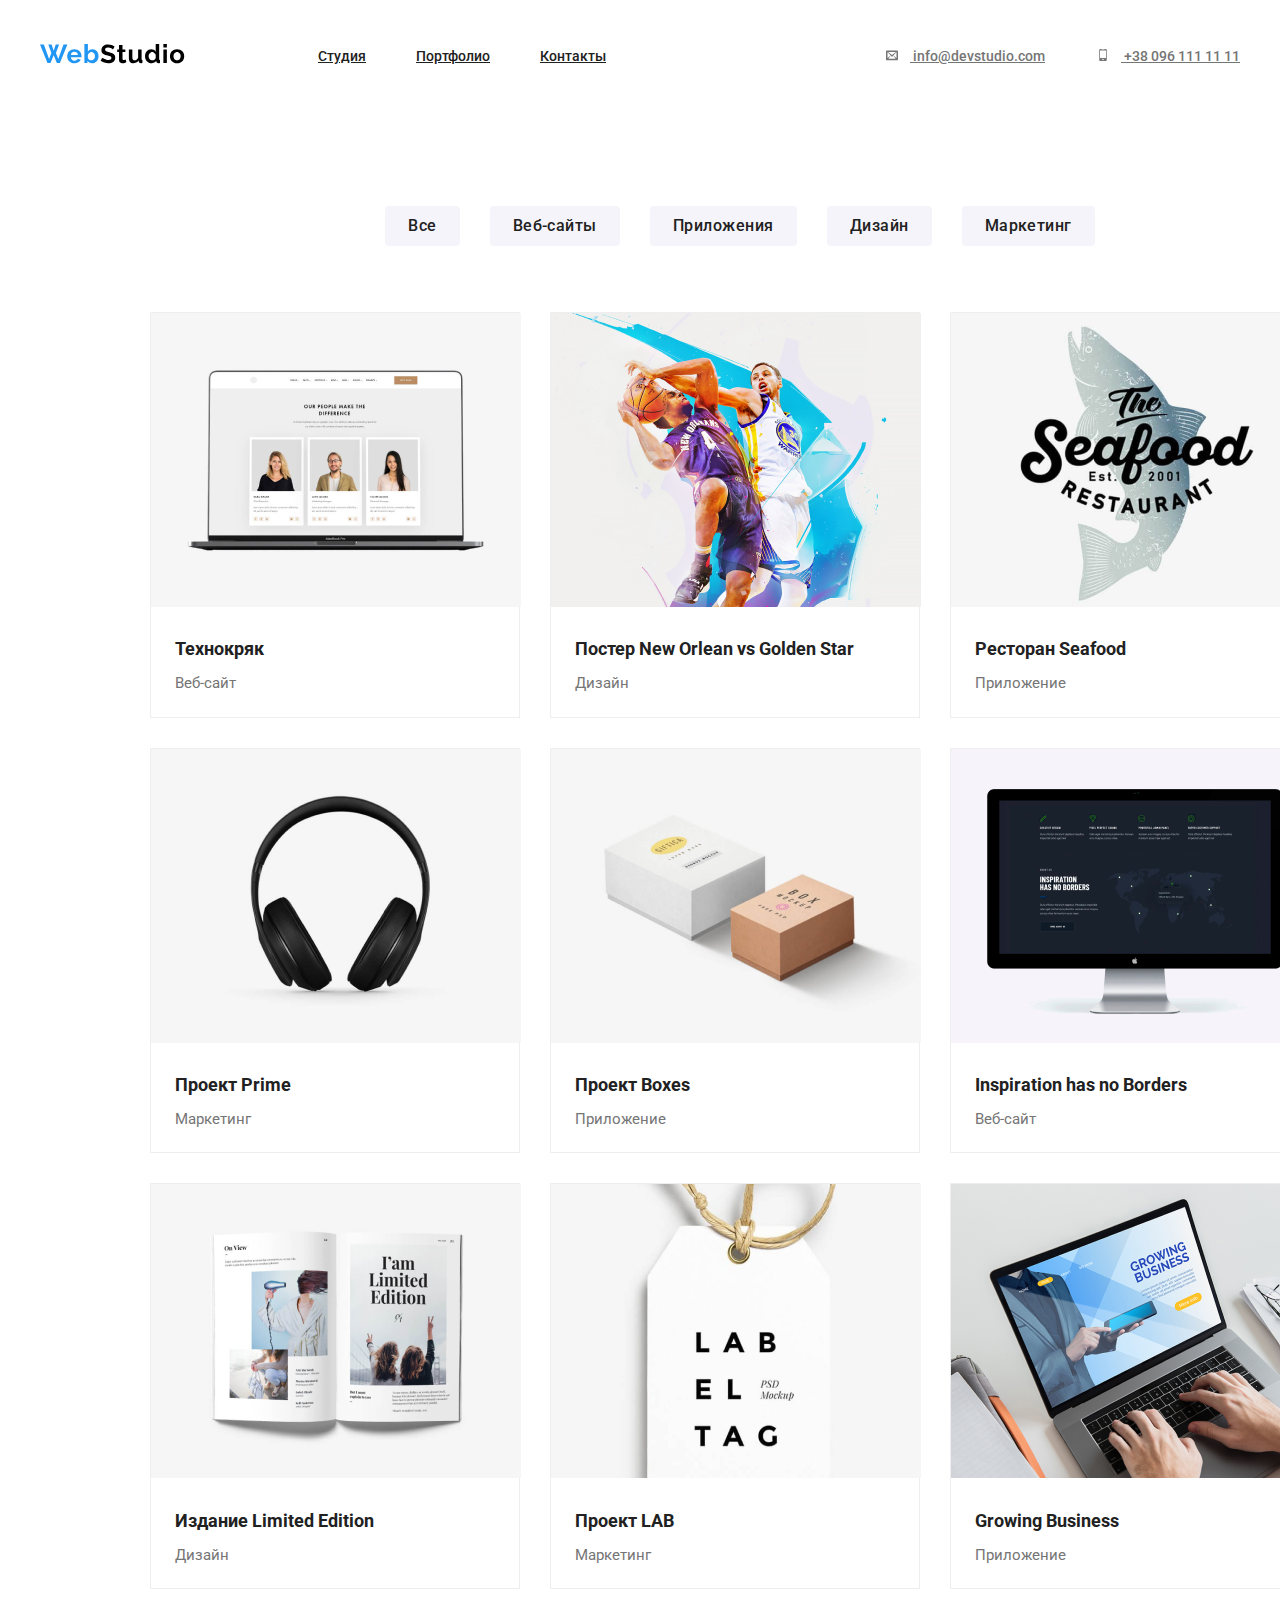
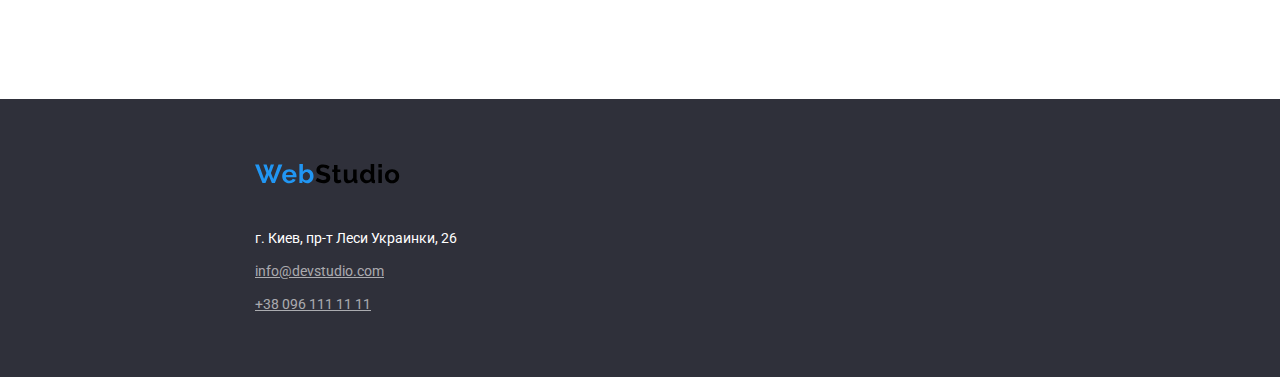
<file: portfolio.html>
<!DOCTYPE html>
<html lang="en">
<head>
    <meta charset="UTF-8">
    <meta name="viewport" content="width=device-width, initial-scale=1.0">
    <title>WebStudio</title>
    <link href="https://fonts.googleapis.com/css2?family=Roboto:wght@400;500;700;900&display=swap" rel="stylesheet"/>
    <link href="https://fonts.googleapis.com/css2?family=Raleway:wght@700&display=swap" rel="stylesheet"/>
    <link rel="stylesheet" href="https://cdnjs.cloudflare.com/ajax/libs/modern-normalize/1.0.0/modern-normalize.min.css">
    <link rel="stylesheet" href="./css/styles.css"/>
</head>
<body class="page">
    <header class="page-header">
        <nav class="container main-nav">
        <a href="/index.html" class="logo">
            <img src=" ./images/WebStudio.svg" alt="icon" />
         </a>

         <ul class="site-nav list">
            <li  class="item"> 
                <a href="./index.html" class="link .current">Студия</a>
            </li>
            <li class="item"> 
                <a href="./portfolio.html" class="link">Портфолио</a>
            </li>
            <li class="item">
                 <a href="" class="link">Контакты</a>
            </li>
         </ul>

         <ul class="auth-nav list">
            <li class="item">
                <a href="mailto:info@devstudio.com" class="nav-info">
                    <svg class="envelop-icon">
                    <use href="./images/sprite.svg#icon-envelop"></use>
                    </svg>
                    info@devstudio.com
                </a>
            </li>
            <li class="item"> 
                <a href="tel:+380961111111" class="nav-info">
                    <svg class="envelop-icon">
                        <use href="./images/sprite.svg#icon-mobile"></use>
                        </svg>
                    +38 096 111 11 11
                </a>
            </li>
         </ul>
        </nav> 
    </header>
     
    <main>
        
        <section class="portfolio-section">
            <ul class="nav-portfolio list">
                <li class="item">
                    <button type=button class="button-primary">Все</button>
                </li>
                <li class="item">
                    <button type=button class="button-primary">Веб-сайты</button>
                </li>
                <li class="item">
                    <button type=button class="button-primary">Приложения</button>
                </li>
                <li class="item">
                    <button type=button class="button-primary">Дизайн</button>
                </li>
                <li class="item">
                    <button type=button class="button-primary">Маркетинг</button>
                    
                </li>
            </ul>
        </section>
        
        <section class="exemples-section">
            <ul class="exemples-portfolio list">
                <li class="item">
                    <img src="./images/img.png" alt="Сайт" width="370">
                    <h1 class="exemples-title">Технокряк</h1>
                    <p class="about-portfolio-text">Веб-сайт</p>
                </li>
                <li class="item">
                    <img src="./images/img1.png" alt="Постер" width="370">
                    <h1 class="exemples-title">Постер New Orlean vs Golden Star</h1>
                    <p class="about-portfolio-text">Дизайн</p>
                </li>
                <li class="item">
                    <img src="./images/img2.png" alt="Приложение" width="370">
                    <h1 class="exemples-title">Ресторан Seafood</h1>
                    <p class="about-portfolio-text">Приложение</p>
                </li>
                <li class="item">
                    <img src="./images/img3.png" alt="Наушники" width="370">
                    <h1 class="exemples-title">Проект Prime</h1>
                    <p class="about-portfolio-text">Маркетинг</p>
                </li>
                <li class="item">
                    <img src="./images/img4.png" alt="Коробки" width="370">
                    <h1 class="exemples-title">Проект Boxes</h1>
                    <p class="about-portfolio-text">Приложение</p>
                </li>
                <li class="item">
                    <img src="./images/img5.png" alt="Экран сайта" width="370">
                    <h1 class="exemples-title">Inspiration has no Borders</h1>
                    <p class="about-portfolio-text">Веб-сайт</p>
                </li>
                <li class="item">
                    <img src="./images/img6.png" alt="Журнал" width="370">
                    <h1 class="exemples-title">Издание Limited Edition</h1>
                    <p class="about-portfolio-text">Дизайн</p>
                </li>
                <li class="item">
                    <img src="./images/img7.png" alt="Этикетка" width="370">
                    <h1 class="exemples-title">Проект LAB</h1>
                    <p class="about-portfolio-text">Маркетинг</p>
                </li>
                <li class="item">
                    <img src="./images/img8.png" alt="Ноутбук" width="370">
                    <h1 class="exemples-title">Growing Business</h1>
                    <p class="about-portfolio-text">Приложение</p>
                </li>
            </ul>
        </section>
    </main>

    <footer class="footer">
        <ul class="our-contacts list">
            <li class="logo-footer">
                <a href="/index.html" class="logo">
                    <img src=" ./images/WebStudio.svg" alt="icon" />
                 </a>
            </li>
            <li class="adress-footer">
               <p class="adress">г. Киев, пр-т Леси Украинки, 26</p>  
            </li>
            <li class="contacts-malito">
                <a href="mailto:info@devstudio.com" class="contacts-mt">info@devstudio.com</a>
            </li>
            <li class="contacts-tel">
                <a href="tel:+380961111111" class="contacts-mt">+38 096 111 11 11</a>
            </li>
        </ul>
    </footer>
</body>
</html>
</file>
<file: css/styles.css>
html {
    box-sizing: border-box;
}

*,
*::before,
*::after {
    box-sizing: inherit;
}

:root {
    --primary-text-color: #212121;
    --secondary-text-color: #757575;
    --three-text-color: #FFFFFF;
    --fourth-text-color: #2196F3;
    --five-text-color: rgba(255, 255, 255, 0.6);
    --six-text-color:#2F303A;
    --seven-text-color:#F5F4FA;
    --eleven-text-color: rgba(47, 48, 58, 0.4);
    --nine-text-color:#C4C4C4;
    --ten-text-color: #AFB1B8;
    --eleven-text-color: #E5E5E5;
}

.page {
    margin-right: auto;
    margin-left: auto;
    margin-bottom: auto;

    background: var(--three-text-color);
    color: var(--primary-text-color);
    font-family: 'Roboto', sans-serif;
}

.page-header {
    margin-left: auto;
    margin-right: auto;
    width: 1200px;
}

.list {
    list-style: none;
}

.main-nav {
    display: flex;
    align-items: center;
}

.logo {
    font-family: Raleway;
    font-weight: bold;      
    font-size: 26px;
    line-height: 1.3;
}

.site-nav {
    display: flex;
    margin-left: 93px;
}

.site-nav .item {
    margin-right: 50px;
}

.site-nav .item:last-child {
    margin-right: 0px;
}

.site-nav .item:not(:last-child) {
    margin-right: 50px;
}

.site-nav .link {
    display: block;
    padding-top: 32px;
    padding-bottom: 32px;

    color: var(--primary-text-color);
    font-weight: 500;
    font-size: 14px;
    line-height: 1.15;
}

.site-nav .link:hover, .site-nav .link:focus {
    color: var(--fourth-text-color); 
}

.site-nav .link.current {
    color: var(--fourth-text-color);
}

.auth-nav {
    display: flex;
    margin-left: auto;
    justify-content: space-between;
    align-items: center;
}

.auth-nav .item + .item {
    margin-left: 50px;
}

.nav-info {
    display: block;
    padding-top: 32px;
    padding-bottom: 32px;

    color:var(--secondary-text-color);
    font-weight: 500;
    font-size: 14px;
    line-height: 1.15;
}

.nav-info:hover, .nav-info:focus {
    color: var(--fourth-text-color); 
}

.envelop {
    display: flex;
}

.envelop-icon {
    width: 16px;
    height: 12px;
    margin-right: 10px;
    fill: var(--secondary-text-color);
}

.envelop-icon:hover {
    fill: var(--fourth-text-color);
} 

.envelop-icon:focus {
    fill: var(--fourth-text-color);
}



             /*hero*/


.our-section {
    margin-top: 0px;
    color: var(--primary-text-color);  
}

.hero {
    margin-left: auto;
    margin-right: auto;
    margin-top: 0px;
    height: 600px;
    text-align: center;
    background: var(--six-text-color);

}

.hero {
    background-image:linear-gradient(var(--nine-text-color));
    background-image: url(../images/Img9.jpg);
    background-repeat: no-repeat;
    background-position: center;
    background-size: cover;
}

.button {
    display: inline-block;
    padding: 10px 32px;
    border-radius: 4px;
    border: 1px solid transparent;
    margin-bottom: 200px;
    align-items: center;

    color: var(--three-text-color);
    background: var(--fourth-text-color);
    font-weight: bold;
    font-size: 16px;
    line-height: 1.87;
    text-align: center;
}

.hero-title {
    margin-top: 0px;
    margin-bottom: 0px;
    padding-bottom: 30px;
    padding-top: 200px;
    padding-left: 452px;
    padding-right: 452px;
    color: var(--three-text-color);
    font-weight: 900;
    font-size: 44px;
    line-height: 1.36;
    text-align: center;
    text-transform: uppercase;
}

.our-section{
    display: flex;
    margin-left: auto;
    margin-right: auto;
    width: 1440px;
    justify-content: center;

}

.about-our {
    display: flex;
    margin-top: 0px;
    margin-bottom: 0px;
    padding-right: 20px;
    padding-left: 20px;
    padding-top: 94px;
    flex-wrap: wrap;
}

.about-our .item {
    display: block;
}

.about-our .item::before {
    display: block;
    content: "";
    height: 120px;
    background-color: var(--seven-text-color);
    border-radius: 4px;
    margin-right: 30px;

    background-repeat: no-repeat;
    background-position: center;
}

.icon-anthena::before {
    background-image: url(../images/antenna1.png);
}

.icon-clock::before {
    background-image: url(../images/clock1.png);
}

.icon-diagram::before {
    background-image: url(../images/diagram1.png);
}

.icon-astronaut::before {
    background-image: url(../images/astronaut1.png);
}

.about-our-title {
    margin-top: 0px;
    margin-bottom: 0px;
    padding-top: 30px;
    padding-bottom: 10px;

    color: var(--primary-text-color);
    font-weight: bold;
    font-size: 14px;
    line-height: 1.15;
    text-transform: uppercase;
}

.about-our-text {
    margin-right: 30px;
    width: 270px;
    margin-top: 0px;
    margin-bottom: 0px;
    padding-bottom: 94px;

    color: var(--secondary-text-color);
    font-size: 15px;
    line-height: 1.7;
}

.about-our .item:last-child {
    margin-right: 0px;
}

    /*work*/

.work-section {
    margin-left: auto;
    margin-right: auto;
    width: 1440px;
    justify-content: center;
}

.work {
    margin-top: 0px;
    margin-bottom: 0px;
    padding-bottom: 50px;

    color: var(--primary-text-color);
    font-weight: bold;
    font-size: 36px;
    line-height: 1.16;
    text-align: center;
}

.our-work {
    display: flex;
    justify-content: center;
    margin-top: 0px;
    padding-left: 20px;
    padding-right: 20px;
    padding-bottom: 94px;
}

.our-work .item {
    margin-right: 30px;
}

.our-work .item:last-child {
    margin-right: 0px;
}

        /*team*/

.team-section {
    margin-left: auto;
    margin-right: auto;
    margin-bottom: auto;
    justify-content: center;
    background: var(--seven-text-color); 
    padding-bottom: 94px;  

}

.team   {
    margin-top: 0px;
    padding-bottom: 50px;
    padding-top: 94px;

    color: var(--primary-text-color);
    font-weight: bold;
    font-size: 36px;
    line-height: 1.16;
    text-align: center; 
}

.teamated {
    margin-top: 0px;
    margin-bottom: 0px;
    padding-bottom: 10px;
    width: 270px;

    color: var(--primary-text-color);
    font-weight: 500;
    font-size: 16px;
    line-height: 1.18;
    text-align: center;
}

.about-team-text {
    margin-right: 30px;
    width: 270px;
    margin-top: 0px;
    margin-bottom: 0px;
    /*padding-bottom: 30px;*/

    color:var(--secondary-text-color);
    font-size: 15px;
    line-height: 1.7;
    text-align: center;
}

.our-team {
    display: flex;
    justify-content: center;
    margin-top: 0px;
    margin-bottom: 0px;

}

.our-team .item {
    flex-grow: 0;
    margin-right: 30px;
    width: 270px;
    background-color: var(--three-text-color);
    border-radius: 0px 0px 4px 4px;
    box-shadow: 0px 1px 3px rgba(0, 0, 0, 0.12), 0px 1px 1px rgba(0, 0, 0, 0.14), 0px 2px 1px rgba(0, 0, 0, 0.2);
}

.photo-team {
    margin-top: 0px;
    padding-bottom: 30px;
}

.social {
    display: flex;
    justify-content: center;
    padding-top: 16px;
    padding-bottom: 30px;
    margin-left: auto;
    margin-right: auto;
    padding-left: 0px;
}


.social-item {
    width: 20px;
    height: 20px;
    fill: #AFB1B8;
}

.social-item:not(:last-child) {
    margin-right: 10px;
}

.social-item:hover, .social-lists:focus, 
.social-item:focus, .social-lists:hover {
    fill: var(--three-text-color);
    background-color: var(--fourth-text-color);
}

.social-lists {
    display: flex;
    justify-content: center;
    align-items: center;
    width: 44px;
    height: 44px;
    background-color: var(--three-text-color);
    border-radius: 50%;
    -webkit-border-radius: 50%;
    -moz-border-radius: 50%;
    -ms-border-radius: 50%;
    -o-border-radius: 50%;
}

       /*clients*/
.our-clients .item {
    width: 170px;
    background-color: var(--eleven-text-color);
}

.our-clients {
    display: flex;
}

.icon-clients {
    width: 45px;
    height: 50px;
    fill: var(--fourth-text-color);
}

       /*foorer*/

.footer {
    background: var(--six-text-color); 
}

.our-contacts {
    margin-top: 0px;
    margin-bottom: 0px;
    margin-left: 215px;
}

.logo-footer {
    padding-top: 60px;
}

.adress-footer {
    margin-top: 0px;
    margin-bottom: 0px;
    padding-top: 20px;
}

.adress {
    margin-right: 0px;
    margin-bottom: 0px;
    color: var(--three-text-color);
    font-size: 14px;
    line-height: 1.7;
}

.contacts-malito {
    padding-top: 9px;
}

.contacts-tel {
    padding-top: 9px;
    padding-bottom: 60px;
}

.contacts-mt {
    color: var(--five-text-color);
    font-size: 14px;
    line-height: 1.7;
}



/* Portfolio*/

.portfolio-section {
    width: 1440px;
    margin-top: 0px;
    margin-right: auto;
    margin-left: auto;
}

.nav-portfolio {
    display: flex;
    margin-top: 0px;
    justify-content: center;
}

.nav-portfolio .item {
    margin-right: 30px;
    padding-top: 94px;
}

.nav-portfolio .item:last-child {
    margin-right: 0px;
}

.button-primary {
    display: inline-block;
    padding: 6px 22px;
    border-radius: 4px;
    border: 1px solid transparent;

    color: var(--primary-text-color);
    background: var(--seven-text-color);
    font-family: inherit;
    font-weight: 500;
    font-size: 16px;
    line-height: 1.6;
    letter-spacing: 0.03em;
    text-align: center;
}

.button-primary:hover, .button-primary:focus {
    color: var(--three-text-color);
    background: var(--fourth-text-color);
}

.exemples-section {
    width: 1440px;
    padding-left: 110px;
    padding-right: 20px;
    margin-top: 0px;
    margin-bottom: 0px;
    margin-left: auto;
    margin-right: auto;
}

.exemples-portfolio {
    display: flex;
    flex-wrap: wrap;
    padding-top: 50px;
    padding-bottom: 94px;
}

.exemples-portfolio .item {
    width: 370px;
    margin-right: 30px;
    margin-bottom: 30px;

    border: 1px solid #EEEEEE;
    box-sizing: border-box;
}

.exemples-portfolio .item:hover, .exemples-portfolio .item:focus {
    box-shadow: 0px 1px 1px rgba(0, 0, 0, 0.12), 0px 4px 4px rgba(0, 0, 0, 0.06), 1px 4px 6px rgba(0, 0, 0, 0.16);
}


.exemples-portfolio .item:nth-child(3n) {
    margin-right: 0px;
}

.exemples-portfolio .item.item:nth-last-child(-n + 3) {
    margin-bottom: 0px;
}

.exemples-title {
    width: 322px;
    padding-top: 20px;
    padding-left: 24px;
    margin-top: 0px;
    margin-bottom: 0px;
    color: var(--primary-text-color);
    font-weight: bold;
    font-size: 18px;
    line-height: 2;
}

.about-portfolio-text {
    width: 322px;
    margin-top: 0px;
    padding-top: 4px;
    padding-left: 24px;
    padding-bottom: 20px;
    margin-bottom: 0px;

    color: var(--secondary-text-color);
    font-size: 15px;
    line-height: 1.7;
}


/*основной цвет color: #212121; 
 /* второстепенный цвет color: #757575;
 /* третий цвет  color: #FFFFFF;
 /* цвет ссылки color: #2196F3;
 /* для адреса в низу color: rgba(255, 255, 255, 0.6);

 /* шапка background: #FFFFFF;
 /* вторая секция и футер background: #2F303A;
 /*  основа под второй секцией и на портфолио background: #FFFFFF;
 /* цвет нашей команды background: #F5F4FA;
</file>
